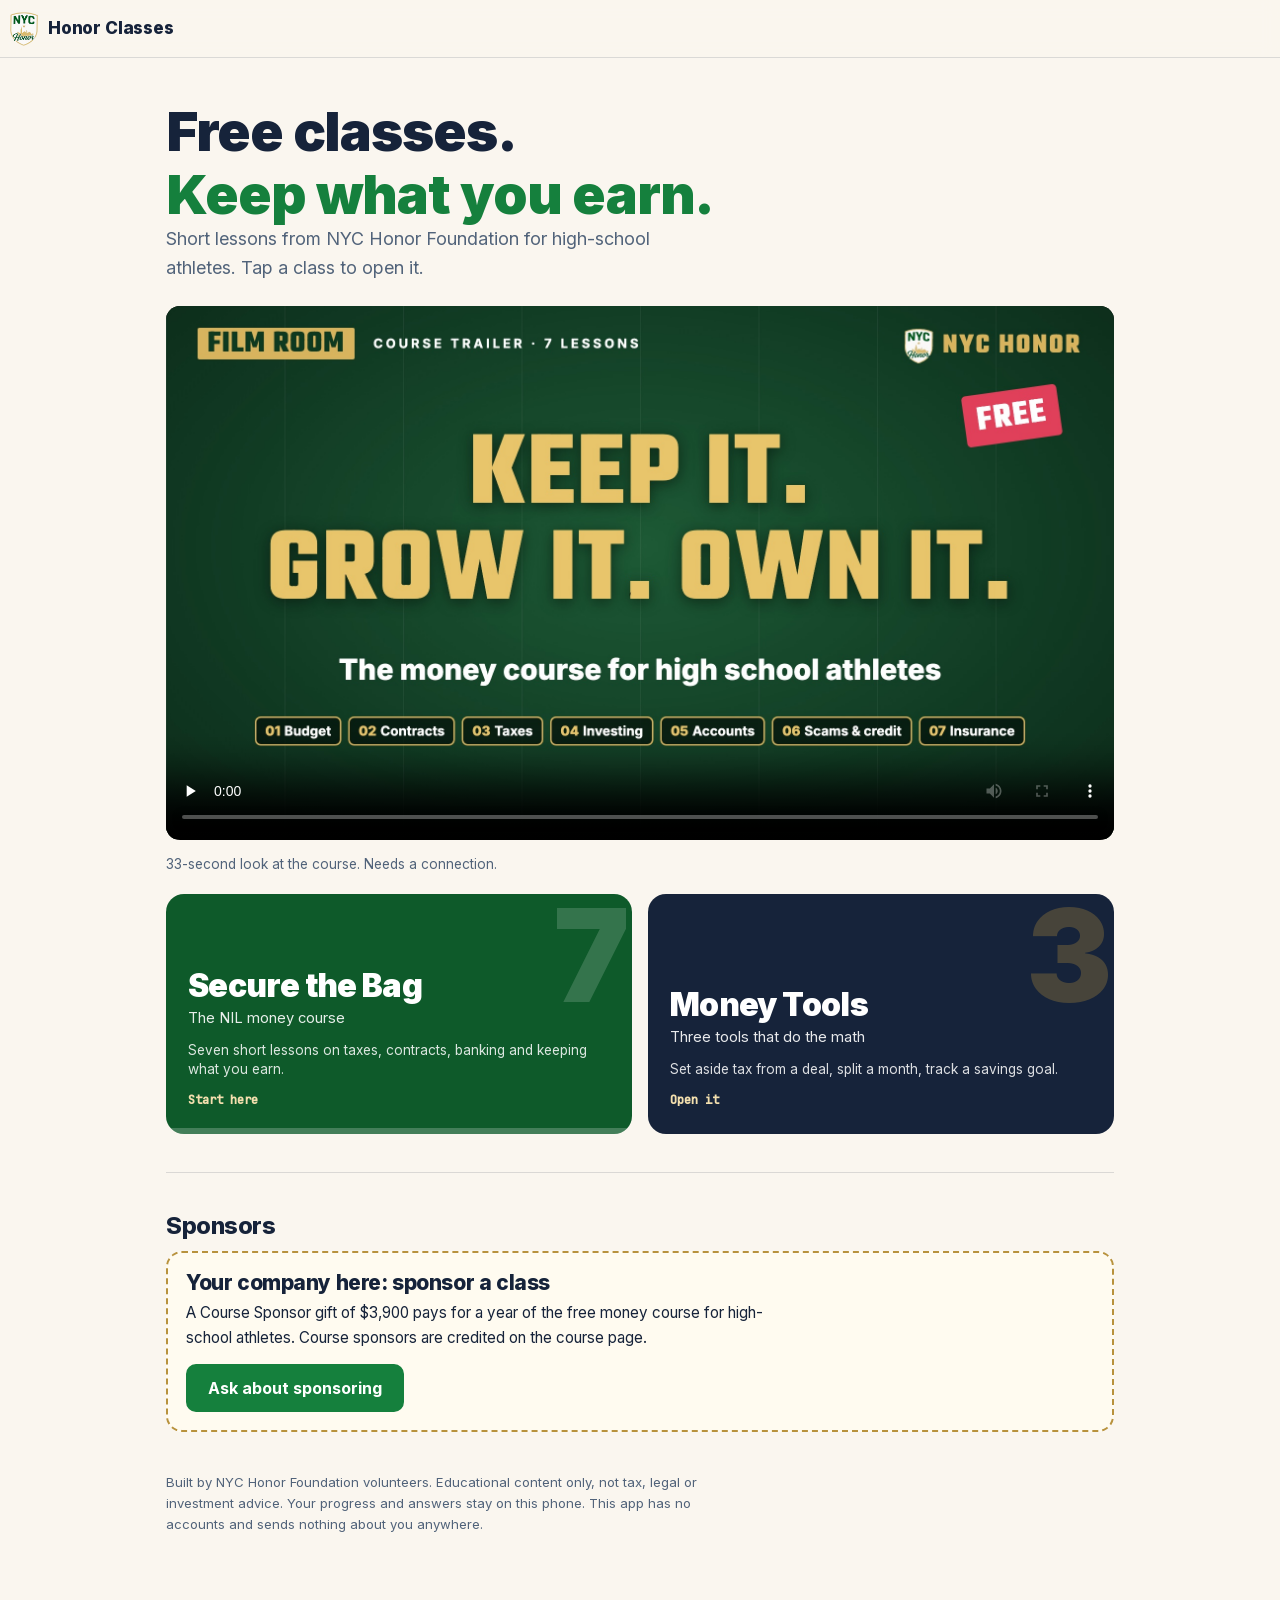
<file: app/index.html>
<!DOCTYPE html>
<html lang="en">
<head>
    <meta charset="utf-8">
    <meta name="viewport" content="width=device-width, initial-scale=1, viewport-fit=cover">
    <title>Free Money Classes for NYC High-School Athletes | NYC Honor Classes</title>
    <meta name="description" content="Free money classes for NYC high-school athletes from NYC Honor Foundation: NIL taxes, contracts and budgeting, plus simple money tools. No account needed, works offline, and your progress stays on your phone.">
    <link rel="canonical" href="https://nychonor.org/app/">
    <meta property="og:type" content="website">
    <meta property="og:site_name" content="NYC Honor Foundation">
    <meta property="og:url" content="https://nychonor.org/app/">
    <meta property="og:title" content="Free classes. Keep what you earn.">
    <meta property="og:description" content="NIL taxes, contracts and money tools for NYC high-school athletes. Free, right on your phone.">
    <meta property="og:image" content="https://nychonor.org/assets/og/app-card.jpg">
    <meta property="og:image:width" content="1200">
    <meta property="og:image:height" content="630">
    <meta property="og:image:alt" content="NYC Honor Classes: Free classes. Keep what you earn. A phone showing the Secure the Bag course and Money Tools.">
    <meta name="twitter:card" content="summary_large_image">
    <meta name="twitter:title" content="Free classes. Keep what you earn.">
    <meta name="twitter:description" content="NIL taxes, contracts and money tools for NYC high-school athletes. Free, right on your phone.">
    <meta name="twitter:image" content="https://nychonor.org/assets/og/app-card.jpg">
    <meta name="theme-color" content="#15803D">
    <link rel="manifest" href="manifest.webmanifest">
    <link rel="icon" href="icons/icon-192.png" type="image/png">
    <link rel="apple-touch-icon" href="icons/apple-touch-icon.png">
    <meta name="apple-mobile-web-app-capable" content="yes">
    <meta name="mobile-web-app-capable" content="yes">
    <meta name="apple-mobile-web-app-title" content="Honor Classes">
    <meta name="apple-mobile-web-app-status-bar-style" content="default">
    <!-- Fonts are the site's own self-hosted Inter and JetBrains Mono (no Google Fonts: nothing from a kid's phone goes to Google). -->
    <link rel="stylesheet" href="../fonts/fonts.css">
    <link rel="stylesheet" href="app.css">
</head>
<body>
    <a class="skip" href="#main">Skip to content</a>

    <header class="bar" id="bar">
        <button class="back" id="back" type="button" aria-label="Back" hidden>
            <svg width="22" height="22" viewBox="0 0 24 24" aria-hidden="true"><path d="M15 5l-7 7 7 7" fill="none" stroke="currentColor" stroke-width="2.6" stroke-linecap="round" stroke-linejoin="round"/></svg>
        </button>
        <a class="brand" href="#/" aria-label="NYC Honor Classes, home">
            <img src="../assets/nyc-honor-crest-nav.png" width="30" height="37" alt="">
            <span id="bar-title">Honor Classes</span>
        </a>
        <span class="net" id="net" role="status" hidden>Offline</span>
    </header>

    <main id="main" tabindex="-1"><noscript><p class="pad">This app needs JavaScript. The lessons are also at nychonor.org/academy.</p></noscript></main>

    <div class="toast" id="toast" role="status" aria-live="polite"></div>

    <script src="app.js"></script>
</body>
</html>
</file>
<file: fonts/fonts.css>
/* Self-hosted copies of Inter and JetBrains Mono (both SIL Open Font License),
   downloaded from Google Fonts on Sep 27 2026. Latin and Latin Extended only.
   Why: loading fonts from Google sends each visitor's IP address to Google. The NIL
   course pages (and the calculator and financial-literacy pages the course links to)
   are aimed at high-school players, so they load fonts from our own site instead.
   Each file is a variable font, so one file covers every weight the site uses. */
/* Inter, latin-ext */
@font-face {
  font-family: 'Inter';
  font-style: normal;
  font-weight: 300;
  font-display: swap;
  src: url(/fonts/inter-latin-ext.woff2) format('woff2');
  unicode-range: U+0100-02BA, U+02BD-02C5, U+02C7-02CC, U+02CE-02D7, U+02DD-02FF, U+0304, U+0308, U+0329, U+1D00-1DBF, U+1E00-1E9F, U+1EF2-1EFF, U+2020, U+20A0-20AB, U+20AD-20C0, U+2113, U+2C60-2C7F, U+A720-A7FF;
}
/* Inter, latin */
@font-face {
  font-family: 'Inter';
  font-style: normal;
  font-weight: 300;
  font-display: swap;
  src: url(/fonts/inter-latin.woff2) format('woff2');
  unicode-range: U+0000-00FF, U+0131, U+0152-0153, U+02BB-02BC, U+02C6, U+02DA, U+02DC, U+0304, U+0308, U+0329, U+2000-206F, U+20AC, U+2122, U+2191, U+2193, U+2212, U+2215, U+FEFF, U+FFFD;
}
/* Inter, latin-ext */
@font-face {
  font-family: 'Inter';
  font-style: normal;
  font-weight: 400;
  font-display: swap;
  src: url(/fonts/inter-latin-ext.woff2) format('woff2');
  unicode-range: U+0100-02BA, U+02BD-02C5, U+02C7-02CC, U+02CE-02D7, U+02DD-02FF, U+0304, U+0308, U+0329, U+1D00-1DBF, U+1E00-1E9F, U+1EF2-1EFF, U+2020, U+20A0-20AB, U+20AD-20C0, U+2113, U+2C60-2C7F, U+A720-A7FF;
}
/* Inter, latin */
@font-face {
  font-family: 'Inter';
  font-style: normal;
  font-weight: 400;
  font-display: swap;
  src: url(/fonts/inter-latin.woff2) format('woff2');
  unicode-range: U+0000-00FF, U+0131, U+0152-0153, U+02BB-02BC, U+02C6, U+02DA, U+02DC, U+0304, U+0308, U+0329, U+2000-206F, U+20AC, U+2122, U+2191, U+2193, U+2212, U+2215, U+FEFF, U+FFFD;
}
/* Inter, latin-ext */
@font-face {
  font-family: 'Inter';
  font-style: normal;
  font-weight: 500;
  font-display: swap;
  src: url(/fonts/inter-latin-ext.woff2) format('woff2');
  unicode-range: U+0100-02BA, U+02BD-02C5, U+02C7-02CC, U+02CE-02D7, U+02DD-02FF, U+0304, U+0308, U+0329, U+1D00-1DBF, U+1E00-1E9F, U+1EF2-1EFF, U+2020, U+20A0-20AB, U+20AD-20C0, U+2113, U+2C60-2C7F, U+A720-A7FF;
}
/* Inter, latin */
@font-face {
  font-family: 'Inter';
  font-style: normal;
  font-weight: 500;
  font-display: swap;
  src: url(/fonts/inter-latin.woff2) format('woff2');
  unicode-range: U+0000-00FF, U+0131, U+0152-0153, U+02BB-02BC, U+02C6, U+02DA, U+02DC, U+0304, U+0308, U+0329, U+2000-206F, U+20AC, U+2122, U+2191, U+2193, U+2212, U+2215, U+FEFF, U+FFFD;
}
/* Inter, latin-ext */
@font-face {
  font-family: 'Inter';
  font-style: normal;
  font-weight: 600;
  font-display: swap;
  src: url(/fonts/inter-latin-ext.woff2) format('woff2');
  unicode-range: U+0100-02BA, U+02BD-02C5, U+02C7-02CC, U+02CE-02D7, U+02DD-02FF, U+0304, U+0308, U+0329, U+1D00-1DBF, U+1E00-1E9F, U+1EF2-1EFF, U+2020, U+20A0-20AB, U+20AD-20C0, U+2113, U+2C60-2C7F, U+A720-A7FF;
}
/* Inter, latin */
@font-face {
  font-family: 'Inter';
  font-style: normal;
  font-weight: 600;
  font-display: swap;
  src: url(/fonts/inter-latin.woff2) format('woff2');
  unicode-range: U+0000-00FF, U+0131, U+0152-0153, U+02BB-02BC, U+02C6, U+02DA, U+02DC, U+0304, U+0308, U+0329, U+2000-206F, U+20AC, U+2122, U+2191, U+2193, U+2212, U+2215, U+FEFF, U+FFFD;
}
/* Inter, latin-ext */
@font-face {
  font-family: 'Inter';
  font-style: normal;
  font-weight: 700;
  font-display: swap;
  src: url(/fonts/inter-latin-ext.woff2) format('woff2');
  unicode-range: U+0100-02BA, U+02BD-02C5, U+02C7-02CC, U+02CE-02D7, U+02DD-02FF, U+0304, U+0308, U+0329, U+1D00-1DBF, U+1E00-1E9F, U+1EF2-1EFF, U+2020, U+20A0-20AB, U+20AD-20C0, U+2113, U+2C60-2C7F, U+A720-A7FF;
}
/* Inter, latin */
@font-face {
  font-family: 'Inter';
  font-style: normal;
  font-weight: 700;
  font-display: swap;
  src: url(/fonts/inter-latin.woff2) format('woff2');
  unicode-range: U+0000-00FF, U+0131, U+0152-0153, U+02BB-02BC, U+02C6, U+02DA, U+02DC, U+0304, U+0308, U+0329, U+2000-206F, U+20AC, U+2122, U+2191, U+2193, U+2212, U+2215, U+FEFF, U+FFFD;
}
/* Inter, latin-ext */
@font-face {
  font-family: 'Inter';
  font-style: normal;
  font-weight: 800;
  font-display: swap;
  src: url(/fonts/inter-latin-ext.woff2) format('woff2');
  unicode-range: U+0100-02BA, U+02BD-02C5, U+02C7-02CC, U+02CE-02D7, U+02DD-02FF, U+0304, U+0308, U+0329, U+1D00-1DBF, U+1E00-1E9F, U+1EF2-1EFF, U+2020, U+20A0-20AB, U+20AD-20C0, U+2113, U+2C60-2C7F, U+A720-A7FF;
}
/* Inter, latin */
@font-face {
  font-family: 'Inter';
  font-style: normal;
  font-weight: 800;
  font-display: swap;
  src: url(/fonts/inter-latin.woff2) format('woff2');
  unicode-range: U+0000-00FF, U+0131, U+0152-0153, U+02BB-02BC, U+02C6, U+02DA, U+02DC, U+0304, U+0308, U+0329, U+2000-206F, U+20AC, U+2122, U+2191, U+2193, U+2212, U+2215, U+FEFF, U+FFFD;
}
/* Inter, latin-ext */
@font-face {
  font-family: 'Inter';
  font-style: normal;
  font-weight: 900;
  font-display: swap;
  src: url(/fonts/inter-latin-ext.woff2) format('woff2');
  unicode-range: U+0100-02BA, U+02BD-02C5, U+02C7-02CC, U+02CE-02D7, U+02DD-02FF, U+0304, U+0308, U+0329, U+1D00-1DBF, U+1E00-1E9F, U+1EF2-1EFF, U+2020, U+20A0-20AB, U+20AD-20C0, U+2113, U+2C60-2C7F, U+A720-A7FF;
}
/* Inter, latin */
@font-face {
  font-family: 'Inter';
  font-style: normal;
  font-weight: 900;
  font-display: swap;
  src: url(/fonts/inter-latin.woff2) format('woff2');
  unicode-range: U+0000-00FF, U+0131, U+0152-0153, U+02BB-02BC, U+02C6, U+02DA, U+02DC, U+0304, U+0308, U+0329, U+2000-206F, U+20AC, U+2122, U+2191, U+2193, U+2212, U+2215, U+FEFF, U+FFFD;
}
/* JetBrains Mono, latin-ext */
@font-face {
  font-family: 'JetBrains Mono';
  font-style: normal;
  font-weight: 400;
  font-display: swap;
  src: url(/fonts/jetbrains-mono-latin-ext.woff2) format('woff2');
  unicode-range: U+0100-02BA, U+02BD-02C5, U+02C7-02CC, U+02CE-02D7, U+02DD-02FF, U+0304, U+0308, U+0329, U+1D00-1DBF, U+1E00-1E9F, U+1EF2-1EFF, U+2020, U+20A0-20AB, U+20AD-20C0, U+2113, U+2C60-2C7F, U+A720-A7FF;
}
/* JetBrains Mono, latin */
@font-face {
  font-family: 'JetBrains Mono';
  font-style: normal;
  font-weight: 400;
  font-display: swap;
  src: url(/fonts/jetbrains-mono-latin.woff2) format('woff2');
  unicode-range: U+0000-00FF, U+0131, U+0152-0153, U+02BB-02BC, U+02C6, U+02DA, U+02DC, U+0304, U+0308, U+0329, U+2000-206F, U+20AC, U+2122, U+2191, U+2193, U+2212, U+2215, U+FEFF, U+FFFD;
}
/* JetBrains Mono, latin-ext */
@font-face {
  font-family: 'JetBrains Mono';
  font-style: normal;
  font-weight: 500;
  font-display: swap;
  src: url(/fonts/jetbrains-mono-latin-ext.woff2) format('woff2');
  unicode-range: U+0100-02BA, U+02BD-02C5, U+02C7-02CC, U+02CE-02D7, U+02DD-02FF, U+0304, U+0308, U+0329, U+1D00-1DBF, U+1E00-1E9F, U+1EF2-1EFF, U+2020, U+20A0-20AB, U+20AD-20C0, U+2113, U+2C60-2C7F, U+A720-A7FF;
}
/* JetBrains Mono, latin */
@font-face {
  font-family: 'JetBrains Mono';
  font-style: normal;
  font-weight: 500;
  font-display: swap;
  src: url(/fonts/jetbrains-mono-latin.woff2) format('woff2');
  unicode-range: U+0000-00FF, U+0131, U+0152-0153, U+02BB-02BC, U+02C6, U+02DA, U+02DC, U+0304, U+0308, U+0329, U+2000-206F, U+20AC, U+2122, U+2191, U+2193, U+2212, U+2215, U+FEFF, U+FFFD;
}
</file>
<file: app/app.css>
/* NYC Honor Classes: app styles.
   Colors and fonts are the live site's own (styles.css, course.css): cream #FAF6EF, ink #16233A,
   green #15803D, brand gold #B8923D (text gold #86671E, which passes 4.5:1 on cream), Inter + JetBrains Mono.
   Mobile first. Motion is short and stops under prefers-reduced-motion. */
:root {
    --bg: #FAF6EF;
    --surface: #E9F3EB;
    --card: #FFFFFF;
    --ink: #16233A;
    --muted: #51637A;
    --line: rgba(22, 35, 58, 0.14);
    --green: #15803D;
    --green-deep: #0E5A2A;
    --gold: #B8923D;
    --gold-text: #86671E;
    --red: #B42318;
    --fn: 'Inter', -apple-system, 'Segoe UI', sans-serif;
    --mono: 'JetBrains Mono', ui-monospace, monospace;
    --r: 14px;
    --tap: 48px;
}
* { box-sizing: border-box; }
html { -webkit-text-size-adjust: 100%; }
body {
    margin: 0; background: var(--bg); color: var(--ink);
    font-family: var(--fn); font-size: 17px; line-height: 1.6;
    padding-bottom: env(safe-area-inset-bottom);
}
img { max-width: 100%; }
a { color: var(--green-deep); text-underline-offset: 3px; }
:focus-visible { outline: 3px solid var(--gold); outline-offset: 2px; border-radius: 6px; }
.skip { position: absolute; left: -999px; top: 8px; background: var(--ink); color: #fff; padding: 10px 14px; border-radius: 8px; z-index: 50; }
.skip:focus { left: 8px; }
.sr { position: absolute; width: 1px; height: 1px; overflow: hidden; clip: rect(0 0 0 0); white-space: nowrap; }
.pad { padding: 20px; }
[hidden] { display: none !important; }

/* top bar */
.bar {
    position: sticky; top: 0; z-index: 20; display: flex; align-items: center; gap: 6px;
    min-height: 58px; padding: env(safe-area-inset-top) 14px 0 10px;
    background: rgba(250, 246, 239, 0.94); backdrop-filter: blur(8px);
    border-bottom: 1px solid var(--line);
}
.back { width: var(--tap); height: var(--tap); border: 0; background: transparent; color: var(--ink); border-radius: 50%; display: grid; place-items: center; cursor: pointer; }
.back:hover { background: var(--surface); }
.brand { display: flex; align-items: center; gap: 10px; text-decoration: none; color: var(--ink); font-weight: 800; letter-spacing: -0.01em; min-height: var(--tap); }
.brand img { height: 34px; width: auto; }
.net { margin-left: auto; font: 600 0.78rem var(--mono); background: var(--ink); color: #fff; padding: 4px 10px; border-radius: 99px; }

main { max-width: 980px; margin: 0 auto; padding: 22px 16px 80px; outline: none; }
h1, h2, h3 { line-height: 1.15; letter-spacing: -0.02em; margin: 0; }
h1 { font-size: clamp(2rem, 7.5vw, 3.4rem); font-weight: 900; }
h2 { font-size: 1.45rem; font-weight: 800; margin: 34px 0 10px; }
h3 { font-size: 1.1rem; font-weight: 800; margin: 22px 0 6px; }
p { margin: 0 0 14px; max-width: 66ch; }
.lede { font-size: 1.12rem; color: var(--muted); max-width: 46ch; }
.small { font-size: 0.88rem; color: var(--muted); }

/* home */
.hello { padding: 8px 0 6px; }
.hello h1 span { color: var(--green); }
.install {
    display: flex; flex-wrap: wrap; align-items: center; gap: 10px 14px;
    margin: 18px 0 4px; padding: 14px 16px; background: var(--surface); border-radius: var(--r);
    border-left: 5px solid var(--green);
}
.install p { margin: 0; flex: 1 1 220px; font-size: 0.95rem; }
.btn {
    min-height: var(--tap); padding: 0 20px; border-radius: 10px; border: 2px solid var(--green);
    background: var(--green); color: #fff; font: 700 1rem var(--fn); cursor: pointer;
    display: inline-flex; align-items: center; justify-content: center; text-decoration: none; gap: 8px;
}
.btn:hover { background: var(--green-deep); border-color: var(--green-deep); }
.btn.ghost { background: transparent; color: var(--green-deep); }
.btn.ghost:hover { background: var(--surface); }
.btn.small { min-height: 40px; padding: 0 14px; font-size: 0.92rem; }

.tiles { display: grid; grid-template-columns: repeat(2, 1fr); gap: 12px; margin-top: 16px; }
.tile {
    position: relative; display: flex; flex-direction: column; justify-content: flex-end; gap: 4px;
    min-height: 196px; padding: 16px 16px 20px; border-radius: 18px; text-decoration: none;
    color: #fff; overflow: hidden; isolation: isolate;
    transition: transform .15s ease;
}
.tile:hover { transform: translateY(-3px); }
.tile.green { background: var(--green-deep); }
.tile.navy { background: var(--ink); }
.tile .tn { position: absolute; top: -2px; right: 10px; font: 900 4.2rem/1 var(--fn); letter-spacing: -0.06em; opacity: .16; z-index: -1; }
.tile h2 { margin: 0; font-size: 1.55rem; font-weight: 900; line-height: 1.02; }
.tile .sub { font-size: .92rem; opacity: .9; margin: 0; }
.tile .blurb { font-size: .85rem; opacity: .85; margin: 6px 0 0; line-height: 1.4; }
.tile .meter { position: absolute; left: 0; bottom: 0; height: 6px; width: 100%; background: rgba(255,255,255,.22); }
.tile .meter i { display: block; height: 100%; background: var(--gold); width: 0; }
.tile .state { font: 600 .78rem var(--mono); color: #F3DFAE; margin-top: 8px; }
.tile.navy .tn { color: var(--gold); opacity: .3; }
.soon-row { display: grid; grid-template-columns: repeat(2, 1fr); gap: 10px; margin-top: 12px; }
.soon {
    min-height: 84px; padding: 12px 14px; border: 2px dashed rgba(22, 35, 58, .3); border-radius: 14px;
    background: transparent; display: flex; flex-direction: column; justify-content: center;
}
.soon b { font-size: 1.05rem; letter-spacing: -0.01em; }
.soon span { font-size: .82rem; color: var(--muted); }
.soon em { font: 600 .74rem var(--mono); font-style: normal; color: var(--gold-text); }

/* sponsors */
.sponsors { margin-top: 38px; padding-top: 6px; border-top: 1px solid var(--line); }
.credit { background: var(--card); border: 1px solid var(--line); border-radius: var(--r); padding: 14px 16px; }
.credit a { font-weight: 800; }
.ask {
    margin-top: 12px; padding: 18px; border-radius: 16px; border: 2px dashed var(--gold);
    background: #FFFBF0;
}
.ask h3 { margin-top: 0; font-size: 1.3rem; }
.ask p { font-size: .95rem; }

/* lesson list */
.crumb { color: var(--muted); font-size: .9rem; margin: 0 0 6px; }
.lessons { list-style: none; margin: 18px 0 0; padding: 0; display: grid; gap: 10px; }
.lrow {
    display: grid; grid-template-columns: 54px 1fr auto; align-items: center; gap: 14px;
    padding: 14px 16px; background: var(--card); border: 1px solid var(--line); border-radius: var(--r);
    text-decoration: none; color: var(--ink); min-height: 76px;
}
.lrow:hover { border-color: var(--gold); }
.lrow .num { font: 900 1.9rem/1 var(--fn); letter-spacing: -0.05em; color: var(--green); }
.lrow b { display: block; font-size: 1.05rem; letter-spacing: -0.01em; }
.lrow span.m { font-size: .84rem; color: var(--muted); }
.chip { font: 700 .76rem var(--mono); padding: 4px 9px; border-radius: 99px; background: var(--surface); color: var(--green-deep); white-space: nowrap; }
.chip.gold { background: #F6EBCB; color: #5E4710; }

/* lesson */
.lhead { padding: 6px 0 4px; }
.lhead .kick { color: var(--gold-text); font-weight: 700; margin: 0 0 4px; }
.lhead h1 { font-size: clamp(1.9rem, 7vw, 3rem); }
.lhead .tag { font-size: 1.25rem; font-weight: 700; color: var(--green); margin: 6px 0 10px; letter-spacing: -0.01em; }
.stamp { font-size: .84rem; color: var(--muted); }
.video { margin: 20px 0 4px; }
.video video { width: 100%; border-radius: var(--r); background: #000; aspect-ratio: 16/9; }
.video .vn { font-size: .85rem; color: var(--muted); margin-top: 6px; }
.video .vlinks { display: flex; flex-wrap: wrap; gap: 8px 16px; font-size: .9rem; }
.novid { padding: 12px 14px; border-radius: 12px; background: var(--surface); font-size: .92rem; }
.prose .lead { font-size: 1.1rem; font-weight: 500; }
.prose .note, .prose .math { font-size: .9rem; color: var(--muted); }
.prose .math { font-family: var(--mono); background: var(--surface); padding: 10px 12px; border-radius: 10px; }
.prose ul, .prose ol { padding-left: 1.25rem; max-width: 64ch; margin: 0 0 14px; }
.prose li { margin-bottom: 6px; }
.prose ul.flags { list-style: none; padding-left: 0; }
.prose ul.flags li { padding: 8px 12px; border-left: 4px solid var(--red); background: #FDF1EF; border-radius: 0 10px 10px 0; }
blockquote.q { margin: 0 0 14px; padding: 10px 16px; border-left: 4px solid var(--gold); background: #FFFBF0; border-radius: 0 12px 12px 0; max-width: 64ch; }
blockquote.q cite { display: block; font-size: .85rem; color: var(--muted); margin-top: 4px; font-style: normal; }
.keys { background: var(--surface); border-radius: var(--r); padding: 6px 16px 14px; margin-bottom: 14px; }
.keys dl { margin: 0; display: grid; grid-template-columns: 30px 1fr; gap: 8px 10px; }
.keys dt { font: 800 1.1rem var(--fn); color: var(--green); }
.keys dd { margin: 0; }
.twrap { overflow-x: auto; margin: 0 0 14px; border: 1px solid var(--line); border-radius: 12px; background: var(--card); }
table { border-collapse: collapse; width: 100%; font-size: .93rem; min-width: 420px; }
th, td { text-align: left; padding: 9px 12px; border-bottom: 1px solid var(--line); vertical-align: top; }
th { background: var(--surface); }
tr:last-child td { border-bottom: 0; }
.disc { font-size: .84rem; color: var(--muted); border-top: 1px solid var(--line); padding-top: 14px; margin-top: 30px; }

/* quiz */
.quiz { margin-top: 36px; padding: 18px 16px 8px; background: var(--card); border: 2px solid var(--ink); border-radius: 18px; }
.quiz.warm { border-color: var(--line); border-width: 1px; margin-top: 22px; background: #FFFBF0; }
.quiz h2 { margin: 0 0 4px; }
.qscore { font: 800 1rem var(--mono); float: right; }
.call { margin: 18px 0 22px; }
.call .ql { font-weight: 800; color: var(--gold-text); margin: 0 0 2px; font-size: .92rem; }
.call .qq { font-weight: 600; margin-bottom: 10px; }
.choices { display: grid; gap: 8px; }
.choice {
    text-align: left; min-height: var(--tap); padding: 11px 14px; border-radius: 12px; cursor: pointer;
    border: 2px solid var(--line); background: var(--bg); color: var(--ink); font: 500 1rem/1.4 var(--fn);
}
.choice:hover:not(:disabled) { border-color: var(--ink); }
.choice:disabled { cursor: default; }
.choice.right { border-color: var(--green); background: #DDF0E2; }
.choice.wrong { border-color: var(--red); background: #FDF1EF; }
.choice.picked { border-color: var(--ink); background: #EEF0F4; }
.verdict { margin: 8px 0 0; font-weight: 800; }
.verdict.good { color: var(--green-deep); }
.verdict.bad { color: var(--red); }
.why { margin: 4px 0 0; font-size: .95rem; color: var(--muted); }
.result { margin: 6px 0 16px; padding: 16px; background: var(--surface); border-radius: 14px; }
.result b.big { font: 900 2.4rem/1 var(--fn); letter-spacing: -0.04em; display: block; }
.mark { margin: 28px 0 0; display: flex; flex-wrap: wrap; gap: 10px; }

/* tools */
.tabs { display: flex; gap: 6px; margin: 18px 0 0; overflow-x: auto; padding-bottom: 4px; }
.tab { flex: 0 0 auto; min-height: var(--tap); padding: 0 16px; border-radius: 99px; border: 2px solid var(--line); background: transparent; font: 700 .98rem var(--fn); color: var(--ink); cursor: pointer; text-decoration: none; display: inline-flex; align-items: center; }
.tab[aria-current="page"] { background: var(--ink); color: #fff; border-color: var(--ink); }
.tool { margin-top: 22px; background: var(--card); border: 1px solid var(--line); border-radius: 18px; padding: 18px 16px; }
.tool h2 { margin-top: 0; }
.field { margin: 0 0 14px; }
.field label { display: block; font-weight: 700; margin-bottom: 4px; }
.field .hint { font-size: .84rem; color: var(--muted); margin-top: 3px; }
.money { display: flex; align-items: center; border: 2px solid var(--line); border-radius: 12px; background: var(--bg); overflow: hidden; }
.money:focus-within { border-color: var(--ink); }
.money span { padding-left: 14px; font: 700 1.1rem var(--mono); color: var(--muted); }
.money input { flex: 1; min-width: 0; border: 0; background: transparent; padding: 0 14px 0 6px; min-height: var(--tap); font: 700 1.2rem var(--mono); color: var(--ink); }
.money input:focus { outline: none; }
input.plain { width: 100%; min-height: var(--tap); padding: 0 14px; border: 2px solid var(--line); border-radius: 12px; background: var(--bg); font: 600 1rem var(--fn); color: var(--ink); }
input.plain:focus { outline: none; border-color: var(--ink); }
.chips { display: flex; flex-wrap: wrap; gap: 8px; margin: 4px 0 14px; }
.pchip { min-height: 40px; padding: 0 14px; border-radius: 99px; border: 2px solid var(--green); background: transparent; color: var(--green-deep); font: 700 .92rem var(--fn); cursor: pointer; }
.pchip:hover { background: var(--surface); }
.out { margin: 6px 0 0; padding: 16px; border-radius: 16px; background: var(--ink); color: #fff; }
.out .k { font-size: .92rem; opacity: .85; }
.out .v { font: 900 3rem/1.05 var(--mono); letter-spacing: -0.04em; color: #F3DFAE; }
.out dl { margin: 12px 0 0; display: grid; grid-template-columns: 1fr auto; gap: 6px 14px; font-size: .95rem; }
.out dt { opacity: .85; } .out dd { margin: 0; font: 700 1rem var(--mono); text-align: right; }
.bars { margin: 12px 0 0; display: grid; gap: 8px; }
.bar2 { display: grid; grid-template-columns: 78px 1fr; gap: 10px; align-items: center; font-size: .86rem; }
.track { height: 12px; background: rgba(255,255,255,.18); border-radius: 99px; overflow: hidden; }
.track i { display: block; height: 100%; width: 0; background: var(--gold); border-radius: 99px; transition: width .25s ease; }
.track i.red { background: #E9806F; }
.light .track { background: var(--surface); } .light .track i { background: var(--green); }
.notes { margin: 14px 0 0; padding-left: 1.1rem; font-size: .9rem; color: var(--muted); }
.fine { font-size: .84rem; color: var(--muted); margin-top: 14px; }
.status { padding: 10px 12px; border-radius: 10px; font-weight: 700; background: var(--surface); }
.status.good { background: #DDF0E2; color: var(--green-deep); }
.status.bad { background: #FDF1EF; color: var(--red); }
.slider { margin: 0 0 14px; }
.slider label { display: flex; justify-content: space-between; font-weight: 700; }
.slider output { font-family: var(--mono); }
input[type=range] { width: 100%; height: var(--tap); accent-color: var(--green); }
.goal { padding: 14px; border: 1px solid var(--line); border-radius: 14px; margin-top: 12px; background: var(--bg); }
.goal h3 { margin: 0 0 6px; }
.goal .meterbar { height: 14px; background: var(--surface); border-radius: 99px; overflow: hidden; margin: 8px 0; }
.goal .meterbar i { display: block; height: 100%; background: var(--green); border-radius: 99px; width: 0; transition: width .25s ease; }
.goal .row { display: flex; flex-wrap: wrap; gap: 8px; align-items: end; }
.goal .row .money { flex: 1 1 130px; }
.goal .gstat { font: 700 .95rem var(--mono); }
.linkbtn { background: none; border: 0; color: var(--red); font: 600 .9rem var(--fn); text-decoration: underline; cursor: pointer; min-height: 40px; padding: 0 6px; }

.hintbox { margin-top: 12px; padding: 14px 16px; border-radius: 14px; background: #FFFBF0; border: 1px solid #E9D9A8; font-size: .95rem; }
.hintbox b { display: block; margin-bottom: 2px; }
.toast { position: fixed; left: 50%; bottom: calc(18px + env(safe-area-inset-bottom)); transform: translate(-50%, 24px); opacity: 0; pointer-events: none; background: var(--ink); color: #fff; padding: 12px 18px; border-radius: 12px; font-weight: 600; max-width: 90vw; transition: opacity .2s, transform .2s; z-index: 40; }
.toast.show { opacity: 1; transform: translate(-50%, 0); }
.foot { margin-top: 40px; font-size: .82rem; color: var(--muted); max-width: 64ch; }

@media (min-width: 640px) {
    .tiles { grid-template-columns: repeat(2, 1fr); gap: 16px; }
    .soon-row { grid-template-columns: repeat(3, 1fr); }
    .tile { min-height: 240px; padding: 22px 22px 26px; }
    .tile h2 { font-size: 2rem; }
    .tile .tn { font-size: 8rem; }
}
@media (min-width: 900px) {
    main { padding-top: 34px; }
    .soon-row { grid-template-columns: repeat(5, 1fr); }
    .lessons { grid-template-columns: 1fr 1fr; }
}
@media (prefers-reduced-motion: reduce) {
    *, *::before, *::after { transition: none !important; animation: none !important; scroll-behavior: auto !important; }
    .tile:hover { transform: none; }
}
.trailer { margin: 4px 0 18px; }
</file>
